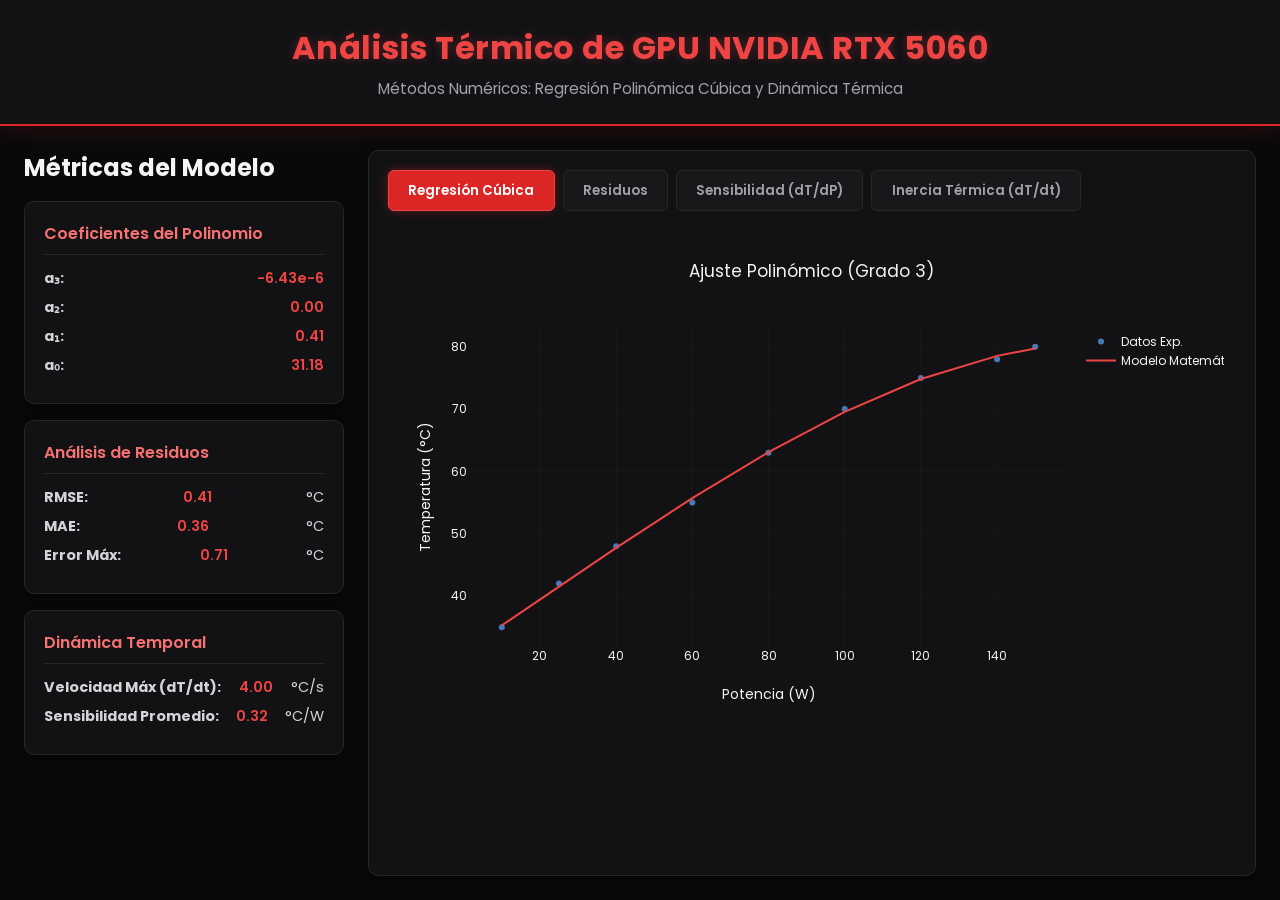
<file: code1.html>
<!DOCTYPE html>
<html lang="es">
<head>
  <meta charset="UTF-8">
  <meta name="viewport" content="width=device-width, initial-scale=1.0">
  <title>Análisis Térmico GPU NVIDIA RTX 5060</title>
  <link rel="stylesheet" href="styles.css">
  <!-- Plotly.js para gráficos interactivos -->
  <script src="https://cdn.plot.ly/plotly-2.27.0.min.js"></script>
</head>
<body>
  <header>
    <h1>Análisis Térmico de GPU NVIDIA RTX 5060</h1>
    <p>Métodos Numéricos: Regresión Polinómica Cúbica y Dinámica Térmica</p>
  </header>

  <div class="container">
    <!-- Panel Lateral de Métricas / Controles -->
    <aside class="sidebar">
      <h2>Métricas del Modelo</h2>
      <div class="card">
        <h3>Coeficientes del Polinomio</h3>
        <p><strong>a₃:</strong> <span id="coef-a3">-</span></p>
        <p><strong>a₂:</strong> <span id="coef-a2">-</span></p>
        <p><strong>a₁:</strong> <span id="coef-a1">-</span></p>
        <p><strong>a₀:</strong> <span id="coef-a0">-</span></p>
      </div>

      <div class="card">
        <h3>Análisis de Residuos</h3>
        <p><strong>RMSE:</strong> <span id="val-rmse">-</span> °C</p>
        <p><strong>MAE:</strong> <span id="val-mae">-</span> °C</p>
        <p><strong>Error Máx:</strong> <span id="val-errmax">-</span> °C</p>
      </div>

      <div class="card">
        <h3>Dinámica Temporal</h3>
        <p><strong>Velocidad Máx (dT/dt):</strong> <span id="val-dtdt">-</span> °C/s</p>
        <p><strong>Sensibilidad Promedio:</strong> <span id="val-sensib">-</span> °C/W</p>
      </div>
    </aside>

    <!-- Área Principal de Gráficas -->
    <main class="main-content">
      <div class="tab-buttons">
        <button class="tab-btn active" onclick="showTab('tab-regresion')">Regresión Cúbica</button>
        <button class="tab-btn" onclick="showTab('tab-residuos')">Residuos</button>
        <button class="tab-btn" onclick="showTab('tab-sensibilidad')">Sensibilidad (dT/dP)</button>
        <button class="tab-btn" onclick="showTab('tab-inercia')">Inercia Térmica (dT/dt)</button>
      </div>

      <div id="tab-regresion" class="tab-content active">
        <div id="plot-regresion" class="plot-container"></div>
      </div>
      <div id="tab-residuos" class="tab-content">
        <div id="plot-residuos" class="plot-container"></div>
      </div>
      <div id="tab-sensibilidad" class="tab-content">
        <div id="plot-sensibilidad" class="plot-container"></div>
      </div>
      <div id="tab-inercia" class="tab-content">
        <div id="plot-inercia" class="plot-container"></div>
      </div>
    </main>
  </div>

  <script src="script.js"></script>
</body>
</html>
</file>
<file: styles.css>
@import url('https://fonts.googleapis.com/css2?family=Poppins:wght@300;400;600;700&display=swap');

* {
  box-sizing: border-box;
  margin: 0;
  padding: 0;
  font-family: 'Poppins', -apple-system, BlinkMacSystemFont, 'Segoe UI', Roboto, sans-serif;
}

body {
  background-color: #09090b;
  color: #f4f4f5;
  display: flex;
  flex-direction: column;
  min-height: 100vh;
}

header {
  background-color: #121215;
  padding: 1.5rem;
  text-align: center;
  border-bottom: 2px solid #dc2626;
  box-shadow: 0 4px 20px rgba(220, 38, 38, 0.15);
}

header h1 {
  color: #ef4444;
  font-weight: 700;
  letter-spacing: 0.5px;
  margin-bottom: 0.3rem;
  text-shadow: 0 0 10px rgba(239, 68, 68, 0.3);
}

header p {
  color: #a1a1aa;
  font-size: 0.95rem;
}

.container {
  display: flex;
  flex: 1;
  gap: 1.5rem;
  padding: 1.5rem;
}

.sidebar {
  width: 320px;
  display: flex;
  flex-direction: column;
  gap: 1rem;
}

.card {
  background-color: #121215;
  padding: 1.2rem;
  border-radius: 10px;
  border: 1px solid #27272a;
  box-shadow: 0 4px 12px rgba(0, 0, 0, 0.5);
}

.card h3 {
  color: #f87171;
  font-size: 1rem;
  font-weight: 600;
  margin-bottom: 0.8rem;
  border-bottom: 1px solid #27272a;
  padding-bottom: 0.5rem;
  display: flex;
  align-items: center;
  gap: 0.5rem;
}

.card p {
  font-size: 0.9rem;
  margin: 0.5rem 0;
  display: flex;
  justify-content: space-between;
  color: #d4d4d8;
}

.card span {
  color: #ef4444;
  font-weight: 600;
}

.btn-upload {
  width: 100%;
  background-color: #dc2626;
  color: #ffffff;
  border: 1px solid #ef4444;
  padding: 0.75rem;
  border-radius: 6px;
  cursor: pointer;
  font-weight: 600;
  transition: all 0.2s ease;
  box-shadow: 0 0 12px rgba(220, 38, 38, 0.3);
}

.btn-upload:hover {
  background-color: #b91c1c;
  box-shadow: 0 0 18px rgba(239, 68, 68, 0.5);
}

.main-content {
  flex: 1;
  display: flex;
  flex-direction: column;
  background-color: #121215;
  border-radius: 10px;
  padding: 1.2rem;
  border: 1px solid #27272a;
  box-shadow: 0 4px 12px rgba(0, 0, 0, 0.5);
}

.tab-buttons {
  display: flex;
  gap: 0.5rem;
  margin-bottom: 1rem;
}

.tab-btn {
  background-color: #18181b;
  color: #a1a1aa;
  border: 1px solid #27272a;
  padding: 0.6rem 1.2rem;
  border-radius: 6px;
  cursor: pointer;
  font-weight: 600;
  transition: all 0.2s ease;
}

.tab-btn:hover {
  background-color: #27272a;
  color: #ffffff;
}

.tab-btn.active {
  background-color: #dc2626;
  color: #ffffff;
  border-color: #ef4444;
  box-shadow: 0 0 10px rgba(220, 38, 38, 0.4);
}

.tab-content {
  display: none;
  flex: 1;
}

.tab-content.active {
  display: block;
}

.plot-container {
  width: 100%;
  height: 500px;
}
📊 Actualizar los colores de Plotly en script.js
Para que el fondo de las gráficas coincida con el nuevo tono negro oscuro (#121215), cambia la variable themeLayout en tu archivo script.js:

JavaScript
  const themeLayout = {
    paper_bgcolor: '#121215',
    plot_bgcolor: '#121215',
    font: { color: '#f4f4f5', family: 'Poppins' },
    xaxis: { gridcolor: '#27272a', zerolinecolor: '#3f3f46' },
    yaxis: { gridcolor: '#27272a', zerolinecolor: '#3f3f46' }
  };
🚀 Paso
</file>
